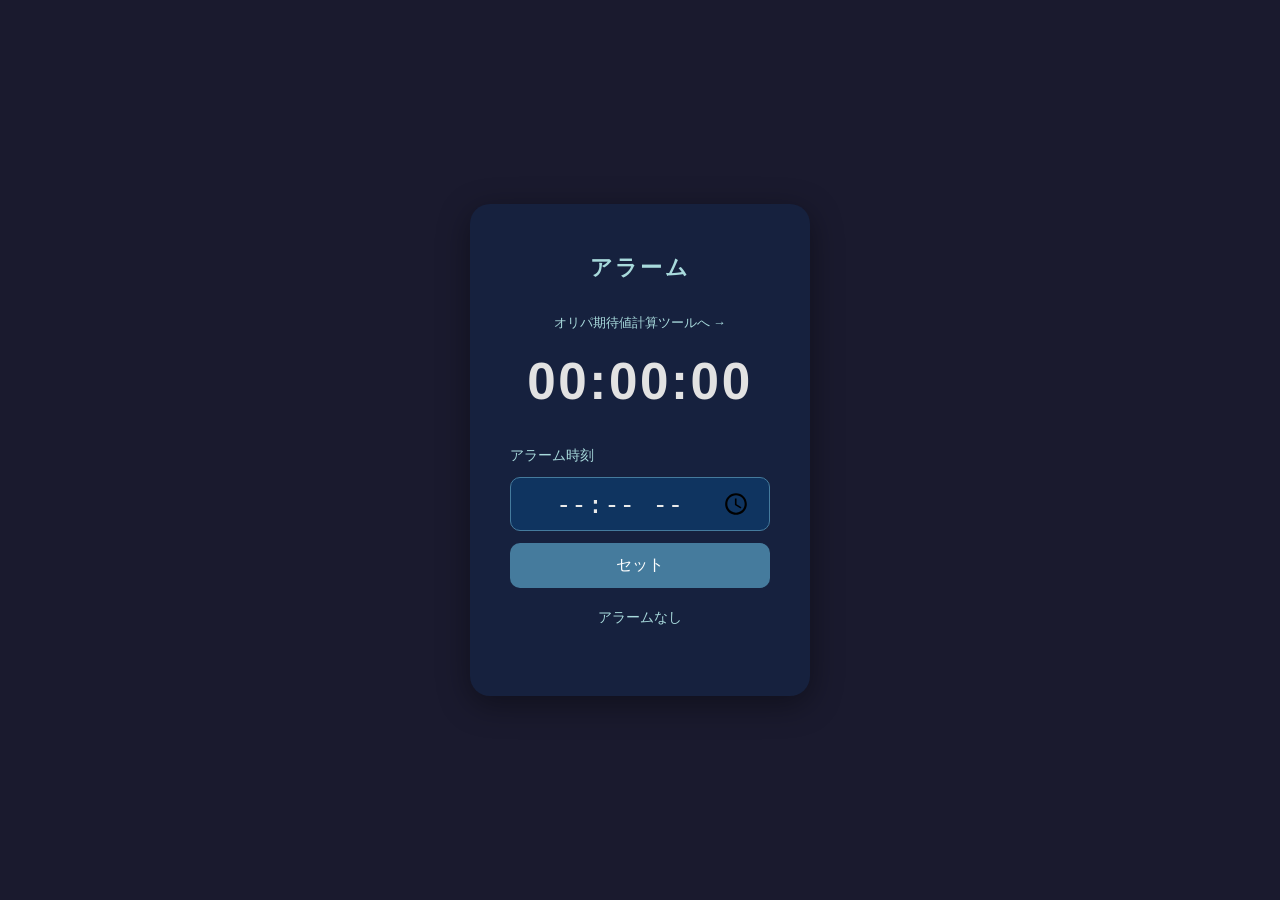
<file: index.html>
<!DOCTYPE html>
<html lang="ja">
<head>
  <meta charset="UTF-8" />
  <meta name="viewport" content="width=device-width, initial-scale=1.0" />
  <title>シンプルアラーム</title>
  <link rel="stylesheet" href="style.css" />
</head>
<body>
  <div class="container">
    <h1>アラーム</h1>
    <p class="site-link"><a href="oripa.html">オリパ期待値計算ツールへ →</a></p>

    <div class="clock" id="clock">00:00:00</div>

    <div class="alarm-set">
      <label for="alarm-time">アラーム時刻</label>
      <input type="time" id="alarm-time" />
      <button id="set-btn">セット</button>
    </div>

    <div class="alarm-status" id="alarm-status">アラームなし</div>

    <button id="cancel-btn" class="cancel-btn hidden">キャンセル</button>
  </div>

  <div class="modal hidden" id="modal">
    <div class="modal-box">
      <p>アラームが鳴っています！</p>
      <button id="stop-btn">止める</button>
    </div>
  </div>

  <audio id="alarm-audio" loop>
    <source src="https://www.soundjay.com/misc/sounds/bell-ringing-05.mp3" type="audio/mpeg" />
  </audio>

  <script src="app.js"></script>
</body>
</html>
</file>
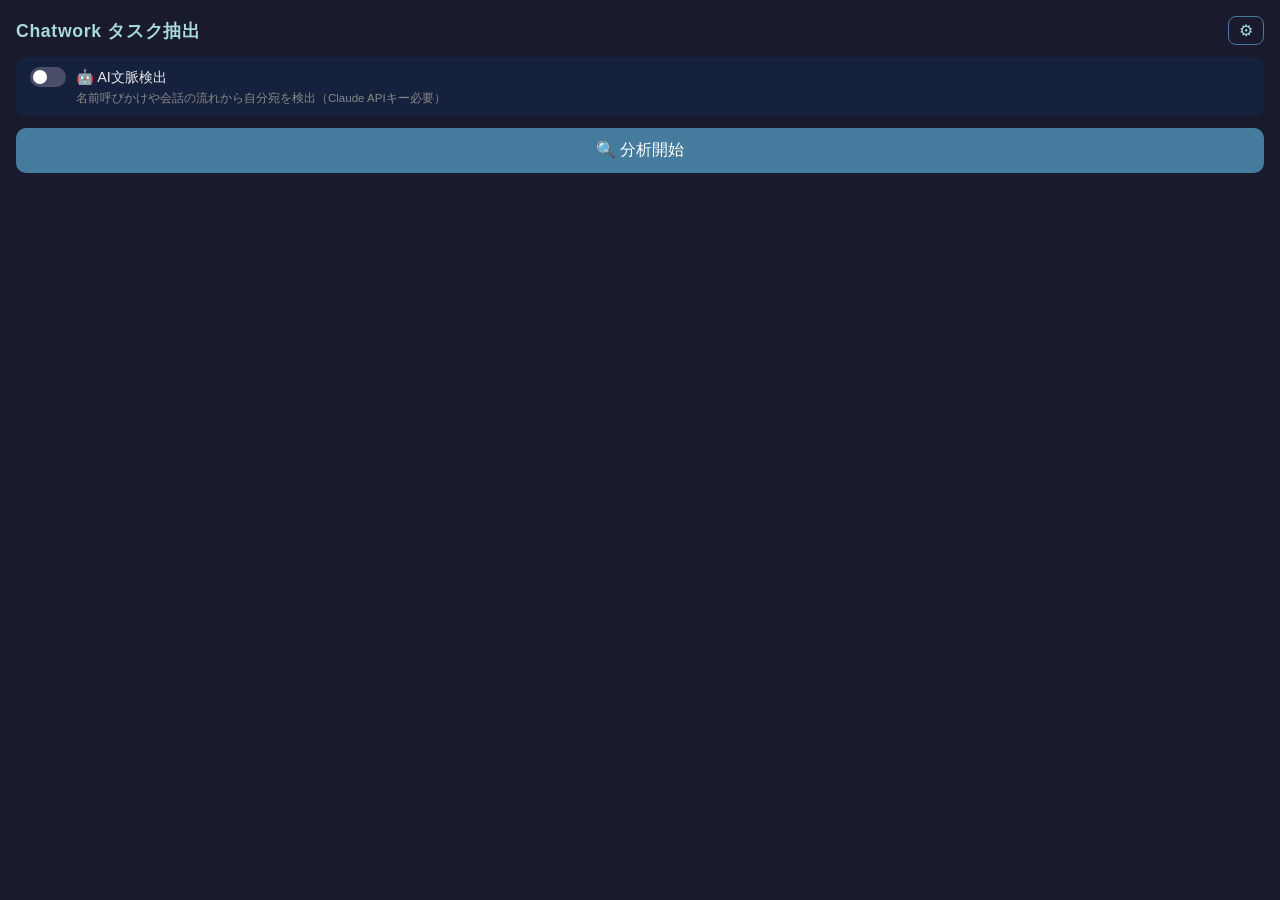
<file: chatwork.html>
<!DOCTYPE html>
<html lang="ja">
<head>
  <meta charset="UTF-8" />
  <title>Chatwork タスク抽出</title>
  <link rel="stylesheet" href="chatwork.css" />
</head>
<body>
  <div class="app">
    <header>
      <h1>Chatwork タスク抽出</h1>
      <button id="settings-toggle" class="icon-btn" title="設定">⚙</button>
    </header>

    <section id="settings" class="hidden">
      <div class="field">
        <label for="cw-token">Chatwork APIトークン <span class="required">*</span></label>
        <div class="input-with-toggle">
          <input type="password" id="cw-token" placeholder="APIトークンを入力" autocomplete="off" />
          <button type="button" class="toggle-visibility" data-target="cw-token" title="表示/非表示">👁</button>
        </div>
        <small>Chatwork設定 → API → APIトークンで確認できます</small>
      </div>
      <div class="field">
        <label for="claude-key">Claude APIキー <span class="optional">(AI判定に使用・任意)</span></label>
        <div class="input-with-toggle">
          <input type="password" id="claude-key" placeholder="sk-ant-..." autocomplete="off" />
          <button type="button" class="toggle-visibility" data-target="claude-key" title="表示/非表示">👁</button>
        </div>
      </div>
      <div class="field">
        <label for="period">チェックする期間</label>
        <select id="period">
          <option value="24">過去24時間</option>
          <option value="48">過去48時間</option>
          <option value="168">過去1週間</option>
        </select>
      </div>
      <div class="settings-actions">
        <button id="save-settings" class="btn-primary">設定を保存</button>
        <button id="clear-settings" class="btn-danger">トークンを削除</button>
      </div>
    </section>

    <div class="mode-toggle">
      <label class="switch-label">
        <input type="checkbox" id="context-detect" />
        <span class="switch-track"><span class="switch-thumb"></span></span>
        <span class="switch-text">🤖 AI文脈検出</span>
      </label>
      <small id="context-note">名前呼びかけや会話の流れから自分宛を検出（Claude APIキー必要）</small>
    </div>

    <div class="controls">
      <button id="analyze-btn" class="btn-analyze">
        <span id="btn-label">🔍 分析開始</span>
      </button>
    </div>

    <div id="status-bar" class="hidden">
      <div class="progress-wrap">
        <div id="progress-bar" class="progress-bar"></div>
      </div>
      <p id="status-text"></p>
    </div>

    <div id="summary" class="hidden">
      <span id="summary-text"></span>
    </div>

    <div id="results"></div>
  </div>

  <script src="chatwork.js"></script>
</body>
</html>
</file>
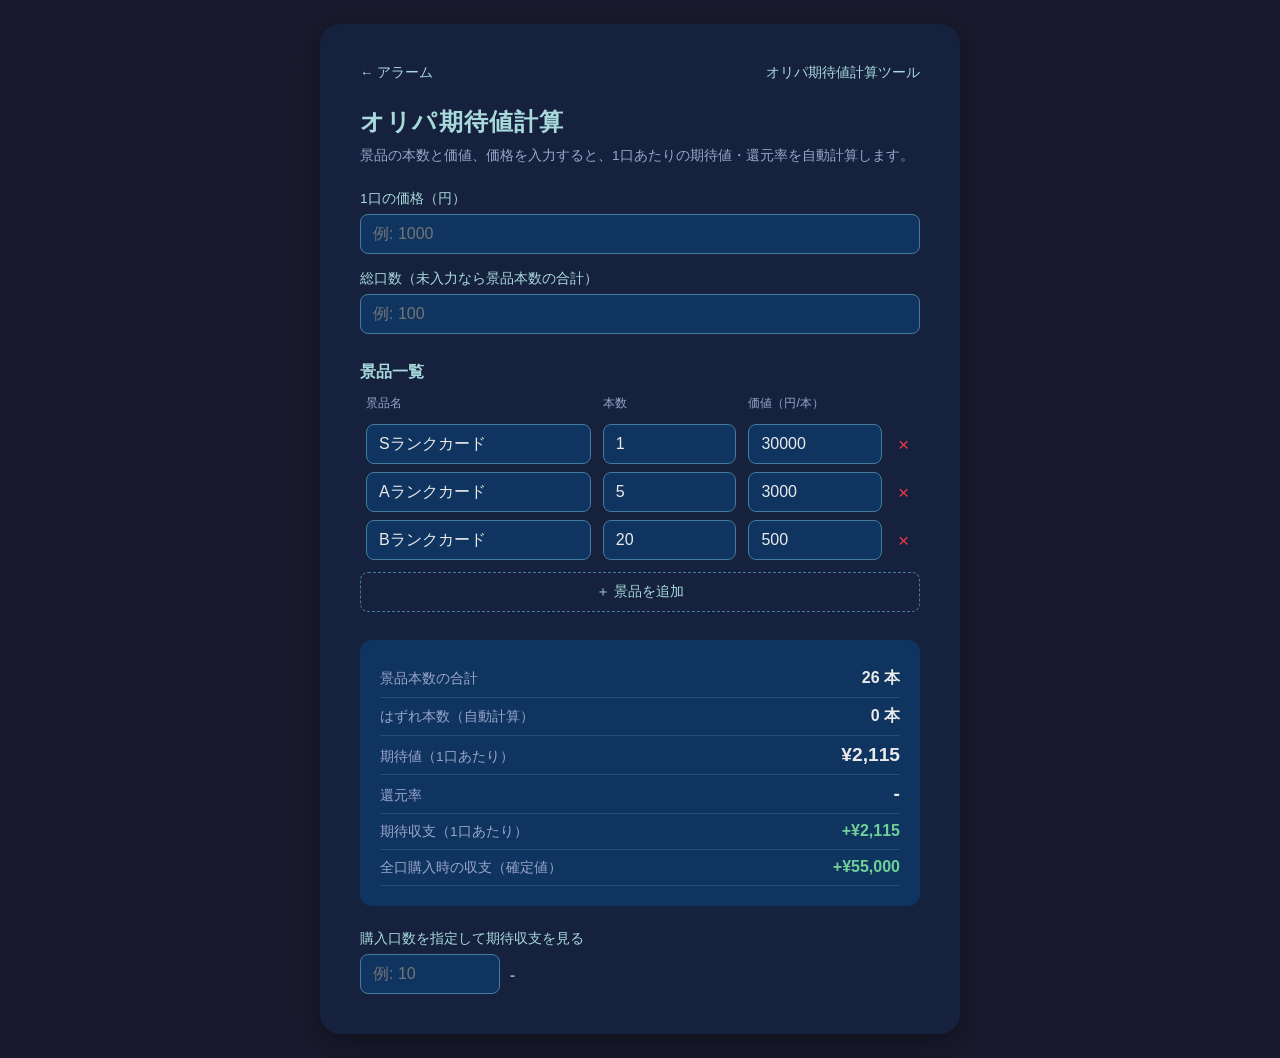
<file: oripa.html>
<!DOCTYPE html>
<html lang="ja">
<head>
  <meta charset="UTF-8" />
  <meta name="viewport" content="width=device-width, initial-scale=1.0" />
  <title>オリパ期待値計算ツール</title>
  <link rel="stylesheet" href="oripa-style.css" />
</head>
<body>
  <div class="container">
    <nav class="site-nav">
      <a href="index.html">← アラーム</a>
      <span>オリパ期待値計算ツール</span>
    </nav>

    <h1>オリパ期待値計算</h1>
    <p class="desc">景品の本数と価値、価格を入力すると、1口あたりの期待値・還元率を自動計算します。</p>

    <div class="field-row">
      <label for="price">1口の価格（円）</label>
      <input type="number" id="price" min="0" inputmode="numeric" placeholder="例: 1000" />
    </div>

    <div class="field-row">
      <label for="total-slots">総口数（未入力なら景品本数の合計）</label>
      <input type="number" id="total-slots" min="0" inputmode="numeric" placeholder="例: 100" />
    </div>

    <h2>景品一覧</h2>
    <div class="table-wrap">
      <table id="prize-table">
        <thead>
          <tr>
            <th class="col-name">景品名</th>
            <th class="col-count">本数</th>
            <th class="col-value">価値（円/本）</th>
            <th class="col-del"></th>
          </tr>
        </thead>
        <tbody id="prize-body"></tbody>
      </table>
    </div>
    <button id="add-row-btn" type="button" class="add-btn">＋ 景品を追加</button>

    <div class="result-box" id="result-box">
      <div class="result-row">
        <span class="result-label">景品本数の合計</span>
        <span class="result-value" id="out-prize-count">-</span>
      </div>
      <div class="result-row">
        <span class="result-label">はずれ本数（自動計算）</span>
        <span class="result-value" id="out-miss-count">-</span>
      </div>
      <div class="result-row highlight">
        <span class="result-label">期待値（1口あたり）</span>
        <span class="result-value" id="out-ev">-</span>
      </div>
      <div class="result-row highlight">
        <span class="result-label">還元率</span>
        <span class="result-value" id="out-rate">-</span>
      </div>
      <div class="result-row">
        <span class="result-label">期待収支（1口あたり）</span>
        <span class="result-value" id="out-profit">-</span>
      </div>
      <div class="result-row">
        <span class="result-label">全口購入時の収支（確定値）</span>
        <span class="result-value" id="out-all-profit">-</span>
      </div>
      <p class="warning hidden" id="warning-msg"></p>
    </div>

    <div class="n-box">
      <label for="n-count">購入口数を指定して期待収支を見る</label>
      <div class="n-row">
        <input type="number" id="n-count" min="0" inputmode="numeric" placeholder="例: 10" />
        <span class="n-result" id="n-result">-</span>
      </div>
    </div>
  </div>

  <script src="oripa.js"></script>
</body>
</html>
</file>
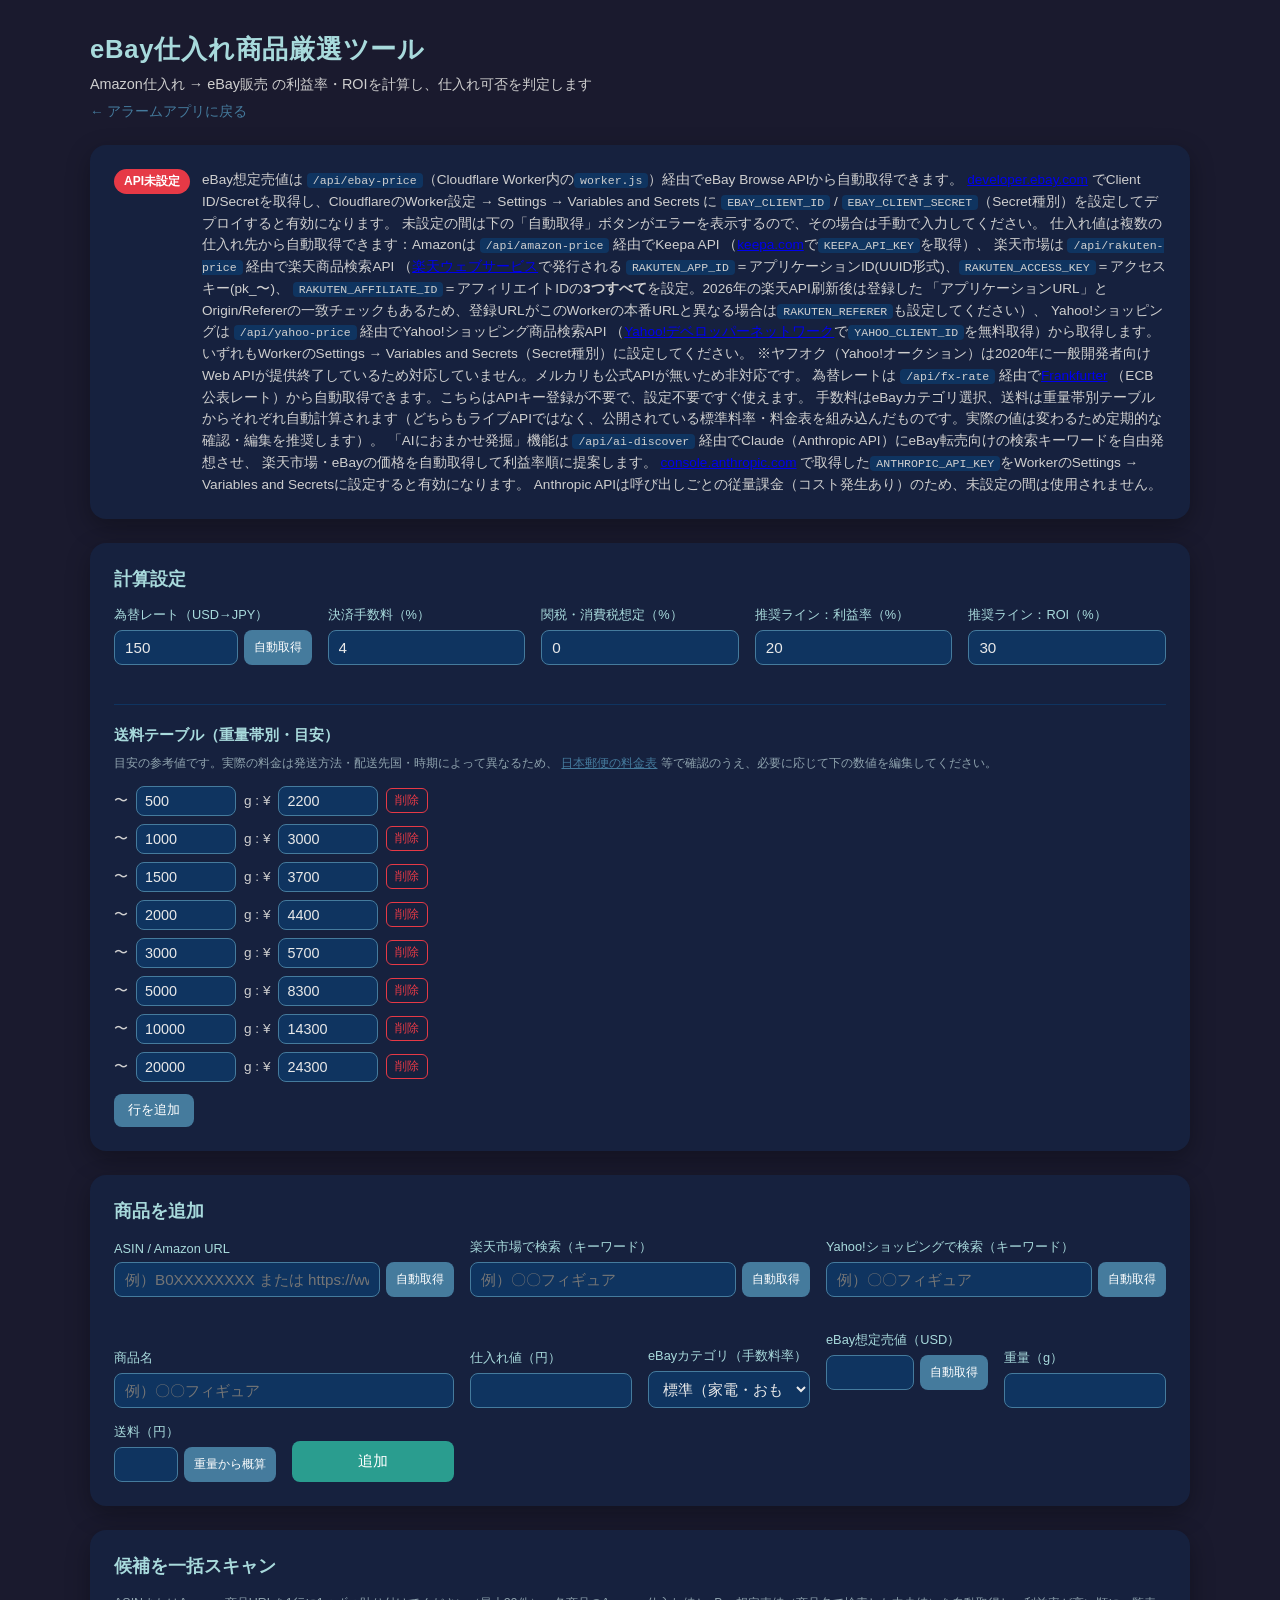
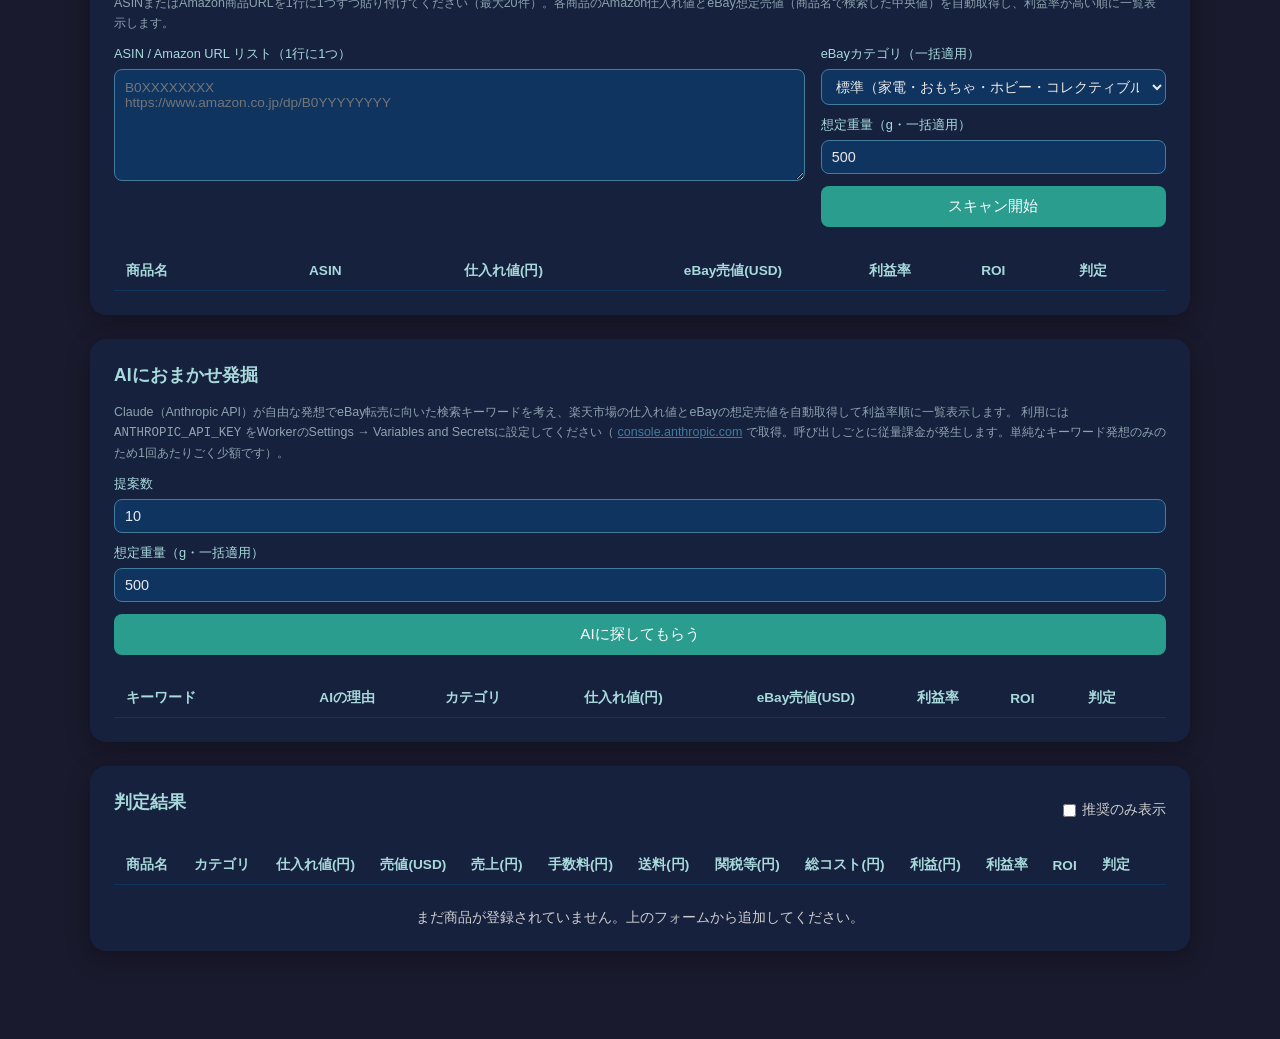
<file: sourcing.html>
<!DOCTYPE html>
<html lang="ja">
<head>
  <meta charset="UTF-8" />
  <meta name="viewport" content="width=device-width, initial-scale=1.0" />
  <title>eBay仕入れ商品厳選ツール</title>
  <link rel="stylesheet" href="sourcing.css" />
</head>
<body>
  <div class="wrap">
    <header>
      <h1>eBay仕入れ商品厳選ツール</h1>
      <p class="sub">Amazon仕入れ → eBay販売 の利益率・ROIを計算し、仕入れ可否を判定します</p>
      <a class="back-link" href="index.html">← アラームアプリに戻る</a>
    </header>

    <section class="api-status">
      <div class="api-status-row">
        <span class="badge badge-off">API未設定</span>
        <p>
          eBay想定売値は <code>/api/ebay-price</code>（Cloudflare Worker内の<code>worker.js</code>）経由でeBay Browse APIから自動取得できます。
          <a href="https://developer.ebay.com/my/keys" target="_blank" rel="noopener">developer.ebay.com</a>
          でClient ID/Secretを取得し、CloudflareのWorker設定 → Settings → Variables and Secrets に
          <code>EBAY_CLIENT_ID</code> / <code>EBAY_CLIENT_SECRET</code>（Secret種別）を設定してデプロイすると有効になります。
          未設定の間は下の「自動取得」ボタンがエラーを表示するので、その場合は手動で入力してください。
          仕入れ値は複数の仕入れ先から自動取得できます：Amazonは <code>/api/amazon-price</code> 経由でKeepa API
          （<a href="https://keepa.com/#!api" target="_blank" rel="noopener">keepa.com</a>で<code>KEEPA_API_KEY</code>を取得）、
          楽天市場は <code>/api/rakuten-price</code> 経由で楽天商品検索API
          （<a href="https://webservice.rakuten.co.jp/" target="_blank" rel="noopener">楽天ウェブサービス</a>で発行される
          <code>RAKUTEN_APP_ID</code>＝アプリケーションID(UUID形式)、<code>RAKUTEN_ACCESS_KEY</code>＝アクセスキー(pk_〜)、
          <code>RAKUTEN_AFFILIATE_ID</code>＝アフィリエイトIDの<strong>3つすべて</strong>を設定。2026年の楽天API刷新後は登録した
          「アプリケーションURL」とOrigin/Refererの一致チェックもあるため、登録URLがこのWorkerの本番URLと異なる場合は<code>RAKUTEN_REFERER</code>も設定してください）、
          Yahoo!ショッピングは <code>/api/yahoo-price</code> 経由でYahoo!ショッピング商品検索API
          （<a href="https://developer.yahoo.co.jp/" target="_blank" rel="noopener">Yahoo!デベロッパーネットワーク</a>で<code>YAHOO_CLIENT_ID</code>を無料取得）から取得します。
          いずれもWorkerのSettings → Variables and Secrets（Secret種別）に設定してください。
          ※ヤフオク（Yahoo!オークション）は2020年に一般開発者向けWeb APIが提供終了しているため対応していません。メルカリも公式APIが無いため非対応です。
          為替レートは <code>/api/fx-rate</code> 経由で<a href="https://frankfurter.dev/" target="_blank" rel="noopener">Frankfurter</a>
          （ECB公表レート）から自動取得できます。こちらはAPIキー登録が不要で、設定不要ですぐ使えます。
          手数料はeBayカテゴリ選択、送料は重量帯別テーブルからそれぞれ自動計算されます（どちらもライブAPIではなく、公開されている標準料率・料金表を組み込んだものです。実際の値は変わるため定期的な確認・編集を推奨します）。
          「AIにおまかせ発掘」機能は <code>/api/ai-discover</code> 経由でClaude（Anthropic API）にeBay転売向けの検索キーワードを自由発想させ、
          楽天市場・eBayの価格を自動取得して利益率順に提案します。
          <a href="https://console.anthropic.com/" target="_blank" rel="noopener">console.anthropic.com</a>
          で取得した<code>ANTHROPIC_API_KEY</code>をWorkerのSettings → Variables and Secretsに設定すると有効になります。
          Anthropic APIは呼び出しごとの従量課金（コスト発生あり）のため、未設定の間は使用されません。
        </p>
      </div>
    </section>

    <section class="settings">
      <h2>計算設定</h2>
      <div class="settings-grid">
        <label>
          為替レート（USD→JPY）
          <span class="inline-input">
            <input type="number" id="set-fx" step="0.01" value="150" />
            <button type="button" id="btn-fetch-fx">自動取得</button>
          </span>
          <span class="fetch-note" id="fetch-note-fx"></span>
        </label>
        <label>
          決済手数料（%）
          <input type="number" id="set-pay-fee" step="0.01" value="4" />
        </label>
        <label>
          関税・消費税想定（%）
          <input type="number" id="set-duty" step="0.1" value="0" />
        </label>
        <label>
          推奨ライン：利益率（%）
          <input type="number" id="set-th-margin" step="0.1" value="20" />
        </label>
        <label>
          推奨ライン：ROI（%）
          <input type="number" id="set-th-roi" step="0.1" value="30" />
        </label>
      </div>

      <div class="ship-tiers">
        <h3>送料テーブル（重量帯別・目安）</h3>
        <p class="note">
          目安の参考値です。実際の料金は発送方法・配送先国・時期によって異なるため、
          <a href="https://www.post.japanpost.jp/int/charge/list/ems_all.html" target="_blank" rel="noopener">日本郵便の料金表</a>
          等で確認のうえ、必要に応じて下の数値を編集してください。
        </p>
        <div id="ship-tiers-list"></div>
        <button type="button" id="btn-add-tier" class="btn-add-tier">行を追加</button>
      </div>
    </section>

    <section class="add-product">
      <h2>商品を追加</h2>
      <form id="product-form" class="product-form">
        <label class="grow">
          ASIN / Amazon URL
          <span class="inline-input">
            <input type="text" id="in-asin" placeholder="例）B0XXXXXXXX または https://www.amazon.co.jp/dp/B0XXXXXXXX" />
            <button type="button" id="btn-fetch-amazon">自動取得</button>
          </span>
          <span class="fetch-note" id="fetch-note-amazon"></span>
        </label>
        <label class="grow">
          楽天市場で検索（キーワード）
          <span class="inline-input">
            <input type="text" id="in-rakuten-kw" placeholder="例）〇〇フィギュア" />
            <button type="button" id="btn-fetch-rakuten">自動取得</button>
          </span>
          <span class="fetch-note" id="fetch-note-rakuten"></span>
          <div class="candidates" id="candidates-rakuten"></div>
        </label>
        <label class="grow">
          Yahoo!ショッピングで検索（キーワード）
          <span class="inline-input">
            <input type="text" id="in-yahoo-kw" placeholder="例）〇〇フィギュア" />
            <button type="button" id="btn-fetch-yahoo">自動取得</button>
          </span>
          <span class="fetch-note" id="fetch-note-yahoo"></span>
          <div class="candidates" id="candidates-yahoo"></div>
        </label>
        <label class="grow">
          商品名
          <input type="text" id="in-name" required placeholder="例）〇〇フィギュア" />
        </label>
        <label>
          仕入れ値（円）
          <input type="number" id="in-cost" step="1" min="0" required />
        </label>
        <label>
          eBayカテゴリ（手数料率）
          <select id="in-category"></select>
        </label>
        <label>
          eBay想定売値（USD）
          <span class="inline-input">
            <input type="number" id="in-price-usd" step="0.01" min="0" required />
            <button type="button" id="btn-fetch-ebay">自動取得</button>
          </span>
          <span class="fetch-note" id="fetch-note"></span>
          <div class="candidates" id="candidates-ebay"></div>
        </label>
        <label>
          重量（g）
          <input type="number" id="in-weight" step="1" min="0" required />
        </label>
        <label>
          送料（円）
          <span class="inline-input">
            <input type="number" id="in-shipping" step="1" min="0" />
            <button type="button" id="btn-estimate-shipping">重量から概算</button>
          </span>
        </label>
        <button type="submit" class="add-btn">追加</button>
      </form>
    </section>

    <section class="batch-scan">
      <h2>候補を一括スキャン</h2>
      <p class="note">
        ASINまたはAmazon商品URLを1行に1つずつ貼り付けてください（最大20件）。各商品のAmazon仕入れ値とeBay想定売値（商品名で検索した中央値）を自動取得し、利益率が高い順に一覧表示します。
      </p>
      <div class="batch-controls">
        <label class="batch-textarea-label">
          ASIN / Amazon URL リスト（1行に1つ）
          <textarea id="batch-input" rows="6" placeholder="B0XXXXXXXX&#10;https://www.amazon.co.jp/dp/B0YYYYYYYY"></textarea>
        </label>
        <div class="batch-side">
          <label>
            eBayカテゴリ（一括適用）
            <select id="batch-category"></select>
          </label>
          <label>
            想定重量（g・一括適用）
            <input type="number" id="batch-weight" step="1" min="0" value="500" />
          </label>
          <button type="button" id="btn-run-scan" class="add-btn">スキャン開始</button>
        </div>
      </div>
      <p class="fetch-note" id="batch-progress"></p>
      <div class="table-scroll">
        <table id="batch-table">
          <thead>
            <tr>
              <th>商品名</th>
              <th>ASIN</th>
              <th>仕入れ値(円)</th>
              <th>eBay売値(USD)</th>
              <th>利益率</th>
              <th>ROI</th>
              <th>判定</th>
              <th></th>
            </tr>
          </thead>
          <tbody id="batch-body"></tbody>
        </table>
      </div>
    </section>

    <section class="ai-discover">
      <h2>AIにおまかせ発掘</h2>
      <p class="note">
        Claude（Anthropic API）が自由な発想でeBay転売に向いた検索キーワードを考え、楽天市場の仕入れ値とeBayの想定売値を自動取得して利益率順に一覧表示します。
        利用には <code>ANTHROPIC_API_KEY</code> をWorkerのSettings → Variables and Secretsに設定してください（
        <a href="https://console.anthropic.com/" target="_blank" rel="noopener">console.anthropic.com</a>
        で取得。呼び出しごとに従量課金が発生します。単純なキーワード発想のみのため1回あたりごく少額です）。
      </p>
      <div class="batch-controls">
        <div class="batch-side">
          <label>
            提案数
            <input type="number" id="ai-count" step="1" min="1" max="20" value="10" />
          </label>
          <label>
            想定重量（g・一括適用）
            <input type="number" id="ai-weight" step="1" min="0" value="500" />
          </label>
          <button type="button" id="btn-run-ai-discover" class="add-btn">AIに探してもらう</button>
        </div>
      </div>
      <p class="fetch-note" id="ai-discover-progress"></p>
      <div class="table-scroll">
        <table id="ai-discover-table">
          <thead>
            <tr>
              <th>キーワード</th>
              <th>AIの理由</th>
              <th>カテゴリ</th>
              <th>仕入れ値(円)</th>
              <th>eBay売値(USD)</th>
              <th>利益率</th>
              <th>ROI</th>
              <th>判定</th>
              <th></th>
            </tr>
          </thead>
          <tbody id="ai-discover-body"></tbody>
        </table>
      </div>
    </section>

    <section class="results">
      <div class="results-header">
        <h2>判定結果</h2>
        <label class="filter">
          <input type="checkbox" id="filter-recommend-only" />
          推奨のみ表示
        </label>
      </div>
      <div class="table-scroll">
        <table id="result-table">
          <thead>
            <tr>
              <th>商品名</th>
              <th>カテゴリ</th>
              <th>仕入れ値(円)</th>
              <th>売値(USD)</th>
              <th>売上(円)</th>
              <th>手数料(円)</th>
              <th>送料(円)</th>
              <th>関税等(円)</th>
              <th>総コスト(円)</th>
              <th>利益(円)</th>
              <th>利益率</th>
              <th>ROI</th>
              <th>判定</th>
              <th></th>
            </tr>
          </thead>
          <tbody id="result-body"></tbody>
        </table>
      </div>
      <p class="empty-msg" id="empty-msg">まだ商品が登録されていません。上のフォームから追加してください。</p>
    </section>
  </div>

  <script src="sourcing.js"></script>
</body>
</html>
</file>
<file: style.css>
*, *::before, *::after {
  box-sizing: border-box;
  margin: 0;
  padding: 0;
}

body {
  font-family: 'Segoe UI', sans-serif;
  background: #1a1a2e;
  color: #eaeaea;
  display: flex;
  align-items: center;
  justify-content: center;
  min-height: 100vh;
}

.container {
  background: #16213e;
  border-radius: 20px;
  padding: 48px 40px;
  text-align: center;
  width: 340px;
  box-shadow: 0 8px 32px rgba(0, 0, 0, 0.4);
}

h1 {
  font-size: 1.4rem;
  letter-spacing: 0.1em;
  margin-bottom: 32px;
  color: #a8dadc;
}

.clock {
  font-size: 3.2rem;
  font-weight: 700;
  letter-spacing: 0.05em;
  color: #e2e2e2;
  margin-bottom: 36px;
  font-variant-numeric: tabular-nums;
}

.alarm-set {
  display: flex;
  flex-direction: column;
  gap: 12px;
  margin-bottom: 20px;
}

.alarm-set label {
  font-size: 0.85rem;
  color: #a8dadc;
  text-align: left;
}

.alarm-set input[type="time"] {
  background: #0f3460;
  border: 1px solid #457b9d;
  border-radius: 10px;
  color: #eaeaea;
  font-size: 1.6rem;
  padding: 10px 16px;
  text-align: center;
  width: 100%;
  outline: none;
  cursor: pointer;
}

.alarm-set input[type="time"]:focus {
  border-color: #a8dadc;
}

#set-btn {
  background: #457b9d;
  border: none;
  border-radius: 10px;
  color: #fff;
  cursor: pointer;
  font-size: 1rem;
  padding: 12px;
  transition: background 0.2s;
}

#set-btn:hover {
  background: #1d6a96;
}

.alarm-status {
  font-size: 0.9rem;
  color: #a8dadc;
  margin-bottom: 16px;
  min-height: 24px;
}

.cancel-btn {
  background: #e63946;
  border: none;
  border-radius: 10px;
  color: #fff;
  cursor: pointer;
  font-size: 0.9rem;
  padding: 10px 24px;
  transition: background 0.2s;
}

.cancel-btn:hover {
  background: #c1121f;
}

.hidden {
  display: none !important;
}

.site-link {
  font-size: 0.8rem;
  margin-bottom: 20px;
}

.site-link a {
  color: #a8dadc;
  text-decoration: none;
}

.site-link a:hover {
  text-decoration: underline;
}

/* Modal */
.modal {
  position: fixed;
  inset: 0;
  background: rgba(0, 0, 0, 0.6);
  display: flex;
  align-items: center;
  justify-content: center;
}

.modal-box {
  background: #16213e;
  border: 2px solid #a8dadc;
  border-radius: 16px;
  padding: 40px;
  text-align: center;
}

.modal-box p {
  font-size: 1.2rem;
  margin-bottom: 24px;
  color: #eaeaea;
}

#stop-btn {
  background: #e63946;
  border: none;
  border-radius: 10px;
  color: #fff;
  cursor: pointer;
  font-size: 1rem;
  padding: 12px 32px;
  transition: background 0.2s;
}

#stop-btn:hover {
  background: #c1121f;
}
</file>
<file: chatwork.css>
*, *::before, *::after {
  box-sizing: border-box;
  margin: 0;
  padding: 0;
}

body {
  font-family: 'Segoe UI', 'Hiragino Sans', sans-serif;
  background: #1a1a2e;
  color: #eaeaea;
  width: 100%;
  min-width: 320px;
  height: 100vh;
  overflow-y: auto;
}

.app {
  padding: 16px;
  display: flex;
  flex-direction: column;
  gap: 12px;
}

/* Header */
header {
  display: flex;
  justify-content: space-between;
  align-items: center;
}

h1 {
  font-size: 1.1rem;
  color: #a8dadc;
  letter-spacing: 0.04em;
}

.icon-btn {
  background: none;
  border: 1px solid #457b9d;
  border-radius: 8px;
  color: #a8dadc;
  cursor: pointer;
  font-size: 1rem;
  padding: 4px 10px;
  transition: background 0.2s;
}

.icon-btn:hover {
  background: #0f3460;
}

/* Settings */
#settings {
  background: #16213e;
  border-radius: 12px;
  padding: 16px;
  display: flex;
  flex-direction: column;
  gap: 12px;
}

.field {
  display: flex;
  flex-direction: column;
  gap: 4px;
}

label {
  font-size: 0.8rem;
  color: #a8dadc;
}

.required {
  color: #e63946;
}

.optional {
  color: #888;
  font-weight: normal;
}

input[type="password"],
input[type="text"],
select {
  background: #0f3460;
  border: 1px solid #457b9d;
  border-radius: 8px;
  color: #eaeaea;
  font-size: 0.9rem;
  padding: 8px 10px;
  outline: none;
  width: 100%;
  transition: border-color 0.2s;
}

input:focus,
select:focus {
  border-color: #a8dadc;
}

small {
  font-size: 0.72rem;
  color: #888;
}

.input-with-toggle {
  display: flex;
  gap: 6px;
  align-items: center;
}

.input-with-toggle input {
  flex: 1;
}

.toggle-visibility {
  background: none;
  border: 1px solid #457b9d;
  border-radius: 6px;
  color: #a8dadc;
  cursor: pointer;
  font-size: 0.9rem;
  padding: 6px 8px;
  flex-shrink: 0;
  transition: background 0.2s;
}

.toggle-visibility:hover {
  background: #0f3460;
}

.settings-actions {
  display: flex;
  gap: 8px;
}

.btn-danger {
  background: rgba(230, 57, 70, 0.15);
  border: 1px solid #e63946;
  border-radius: 8px;
  color: #e63946;
  cursor: pointer;
  font-size: 0.85rem;
  padding: 8px 14px;
  transition: background 0.2s;
}

.btn-danger:hover {
  background: rgba(230, 57, 70, 0.3);
}

/* Buttons */
.btn-primary {
  background: #457b9d;
  border: none;
  border-radius: 8px;
  color: #fff;
  cursor: pointer;
  font-size: 0.85rem;
  padding: 8px 18px;
  align-self: flex-start;
  transition: background 0.2s;
}

.btn-primary:hover {
  background: #1d6a96;
}

/* Mode toggle */
.mode-toggle {
  background: #16213e;
  border-radius: 10px;
  padding: 10px 14px;
  display: flex;
  flex-direction: column;
  gap: 4px;
}

.switch-label {
  display: flex;
  align-items: center;
  gap: 10px;
  cursor: pointer;
  user-select: none;
}

.switch-track {
  position: relative;
  width: 36px;
  height: 20px;
  background: #4a4e69;
  border-radius: 10px;
  transition: background 0.2s;
  flex-shrink: 0;
}

.switch-thumb {
  position: absolute;
  top: 3px;
  left: 3px;
  width: 14px;
  height: 14px;
  background: #fff;
  border-radius: 50%;
  transition: transform 0.2s;
}

#context-detect {
  display: none;
}

#context-detect:checked + .switch-track {
  background: #457b9d;
}

#context-detect:checked + .switch-track .switch-thumb {
  transform: translateX(16px);
}

.switch-text {
  font-size: 0.9rem;
  color: #eaeaea;
}

#context-note {
  font-size: 0.72rem;
  color: #888;
  padding-left: 46px;
}

.controls {
  display: flex;
  justify-content: center;
}

.btn-analyze {
  background: #457b9d;
  border: none;
  border-radius: 10px;
  color: #fff;
  cursor: pointer;
  font-size: 1rem;
  padding: 12px 36px;
  transition: background 0.2s, transform 0.1s;
  width: 100%;
}

.btn-analyze:hover:not(:disabled) {
  background: #1d6a96;
}

.btn-analyze:active:not(:disabled) {
  transform: scale(0.98);
}

.btn-analyze:disabled {
  background: #4a4e69;
  cursor: not-allowed;
  opacity: 0.7;
}

/* Progress */
#status-bar {
  display: flex;
  flex-direction: column;
  gap: 6px;
}

.progress-wrap {
  background: #0f3460;
  border-radius: 4px;
  height: 4px;
  overflow: hidden;
}

.progress-bar {
  background: #a8dadc;
  height: 100%;
  width: 0%;
  transition: width 0.3s ease;
}

#status-text {
  font-size: 0.8rem;
  color: #a8dadc;
  text-align: center;
}

/* Summary */
#summary {
  background: #16213e;
  border-radius: 8px;
  padding: 8px 14px;
  font-size: 0.85rem;
  color: #a8dadc;
  text-align: center;
}

/* Results */
#results {
  display: flex;
  flex-direction: column;
  gap: 10px;
}

.message-card {
  background: #16213e;
  border: 1px solid #2a3f6f;
  border-radius: 12px;
  padding: 14px;
  display: flex;
  flex-direction: column;
  gap: 8px;
  transition: border-color 0.2s;
}

.message-card:hover {
  border-color: #457b9d;
}

.card-header {
  display: flex;
  justify-content: space-between;
  align-items: flex-start;
  gap: 8px;
}

.room-name {
  font-size: 0.75rem;
  color: #a8dadc;
  background: #0f3460;
  border-radius: 6px;
  padding: 2px 8px;
  white-space: nowrap;
  overflow: hidden;
  text-overflow: ellipsis;
  max-width: 60%;
}

.mention-badge {
  font-size: 0.7rem;
  color: #1a1a2e;
  border-radius: 6px;
  padding: 2px 8px;
  white-space: nowrap;
  font-weight: 600;
}

.badge-to {
  background: #a8dadc;
}

.badge-all {
  background: #e9c46a;
}

.badge-reply {
  background: #f4a261;
}

.badge-ai {
  background: #9b5de5;
  color: #fff;
}

.message-meta {
  display: flex;
  justify-content: space-between;
  align-items: center;
}

.sender {
  font-size: 0.85rem;
  font-weight: 600;
  color: #e2e2e2;
}

.time {
  font-size: 0.75rem;
  color: #888;
}

.message-body {
  font-size: 0.85rem;
  color: #ccc;
  line-height: 1.5;
  white-space: pre-wrap;
  word-break: break-word;
}

.ai-reason {
  font-size: 0.75rem;
  color: #e9c46a;
  background: rgba(233, 196, 106, 0.1);
  border-left: 2px solid #e9c46a;
  padding: 4px 8px;
  border-radius: 0 4px 4px 0;
}

.open-link {
  font-size: 0.8rem;
  color: #457b9d;
  text-decoration: none;
  align-self: flex-end;
  transition: color 0.2s;
}

.open-link:hover {
  color: #a8dadc;
  text-decoration: underline;
}

/* Empty / Error states */
.empty {
  text-align: center;
  color: #888;
  font-size: 0.9rem;
  padding: 24px;
}

.error-msg {
  background: rgba(230, 57, 70, 0.1);
  border: 1px solid #e63946;
  border-radius: 8px;
  color: #e63946;
  font-size: 0.85rem;
  padding: 10px 14px;
}

.hidden {
  display: none !important;
}
</file>
<file: oripa-style.css>
*, *::before, *::after {
  box-sizing: border-box;
  margin: 0;
  padding: 0;
}

body {
  font-family: 'Segoe UI', sans-serif;
  background: #1a1a2e;
  color: #eaeaea;
  display: flex;
  justify-content: center;
  min-height: 100vh;
  padding: 24px 16px;
}

.container {
  background: #16213e;
  border-radius: 20px;
  padding: 40px;
  width: 100%;
  max-width: 640px;
  box-shadow: 0 8px 32px rgba(0, 0, 0, 0.4);
}

.site-nav {
  display: flex;
  justify-content: space-between;
  align-items: center;
  font-size: 0.85rem;
  color: #a8dadc;
  margin-bottom: 24px;
}

.site-nav a {
  color: #a8dadc;
  text-decoration: none;
}

.site-nav a:hover {
  text-decoration: underline;
}

h1 {
  font-size: 1.5rem;
  letter-spacing: 0.05em;
  margin-bottom: 8px;
  color: #a8dadc;
}

h2 {
  font-size: 1rem;
  color: #a8dadc;
  margin: 28px 0 12px;
}

.desc {
  font-size: 0.85rem;
  color: #9aa5c9;
  margin-bottom: 24px;
  line-height: 1.5;
}

.field-row {
  display: flex;
  flex-direction: column;
  gap: 6px;
  margin-bottom: 16px;
}

.field-row label {
  font-size: 0.85rem;
  color: #a8dadc;
}

input[type="number"],
input[type="text"] {
  background: #0f3460;
  border: 1px solid #457b9d;
  border-radius: 8px;
  color: #eaeaea;
  font-size: 1rem;
  padding: 10px 12px;
  width: 100%;
  outline: none;
}

input[type="number"]:focus,
input[type="text"]:focus {
  border-color: #a8dadc;
}

.table-wrap {
  overflow-x: auto;
}

table {
  width: 100%;
  border-collapse: collapse;
}

thead th {
  font-size: 0.78rem;
  color: #9aa5c9;
  text-align: left;
  font-weight: 400;
  padding: 0 6px 8px;
}

.col-count, .col-value {
  width: 26%;
}

.col-del {
  width: 32px;
}

tbody td {
  padding: 4px 6px;
}

tbody input {
  padding: 8px 10px;
  font-size: 0.9rem;
}

.remove-btn {
  background: none;
  border: none;
  color: #e63946;
  font-size: 1.2rem;
  cursor: pointer;
  line-height: 1;
  padding: 4px;
}

.remove-btn:hover {
  color: #ff5a67;
}

.add-btn {
  background: none;
  border: 1px dashed #457b9d;
  border-radius: 8px;
  color: #a8dadc;
  cursor: pointer;
  font-size: 0.85rem;
  padding: 10px;
  width: 100%;
  margin-top: 8px;
  transition: background 0.2s;
}

.add-btn:hover {
  background: rgba(69, 123, 157, 0.2);
}

.result-box {
  background: #0f3460;
  border-radius: 12px;
  padding: 20px;
  margin-top: 28px;
}

.result-row {
  display: flex;
  justify-content: space-between;
  align-items: baseline;
  padding: 8px 0;
  border-bottom: 1px solid rgba(168, 218, 220, 0.15);
}

.result-row:last-child {
  border-bottom: none;
}

.result-row.highlight .result-value {
  font-size: 1.2rem;
  font-weight: 700;
}

.result-label {
  font-size: 0.85rem;
  color: #9aa5c9;
}

.result-value {
  font-size: 1rem;
  font-weight: 600;
  color: #eaeaea;
  font-variant-numeric: tabular-nums;
}

.result-value.positive {
  color: #6fcf97;
}

.result-value.negative {
  color: #e63946;
}

.warning {
  color: #ffb347;
  font-size: 0.8rem;
  margin-top: 12px;
  line-height: 1.5;
}

.hidden {
  display: none !important;
}

.n-box {
  margin-top: 24px;
}

.n-box label {
  font-size: 0.85rem;
  color: #a8dadc;
  display: block;
  margin-bottom: 6px;
}

.n-row {
  display: flex;
  flex-direction: column;
  gap: 10px;
}

.n-row input {
  width: 100%;
}

.n-result {
  font-size: 0.95rem;
  font-weight: 600;
  color: #9aa5c9;
  font-variant-numeric: tabular-nums;
}

.n-result.positive {
  color: #6fcf97;
}

.n-result.negative {
  color: #e63946;
}

@media (min-width: 480px) {
  .n-row {
    flex-direction: row;
    align-items: center;
  }

  .n-row input {
    width: 140px;
  }
}
</file>
<file: sourcing.css>
*, *::before, *::after {
  box-sizing: border-box;
  margin: 0;
  padding: 0;
}

body {
  font-family: 'Segoe UI', sans-serif;
  background: #1a1a2e;
  color: #eaeaea;
  min-height: 100vh;
  padding: 32px 16px 64px;
}

.wrap {
  max-width: 1100px;
  margin: 0 auto;
}

header {
  margin-bottom: 24px;
}

h1 {
  font-size: 1.6rem;
  color: #a8dadc;
  letter-spacing: 0.03em;
  margin-bottom: 8px;
}

.sub {
  color: #cfcfcf;
  font-size: 0.9rem;
  margin-bottom: 8px;
}

.back-link {
  color: #457b9d;
  font-size: 0.85rem;
  text-decoration: none;
}

.back-link:hover {
  text-decoration: underline;
}

section {
  background: #16213e;
  border-radius: 16px;
  padding: 24px;
  margin-bottom: 24px;
  box-shadow: 0 8px 24px rgba(0, 0, 0, 0.3);
}

h2 {
  font-size: 1.1rem;
  color: #a8dadc;
  margin-bottom: 16px;
}

.api-status-row {
  display: flex;
  align-items: flex-start;
  gap: 12px;
}

.api-status-row p {
  font-size: 0.85rem;
  color: #cfcfcf;
  line-height: 1.6;
}

.api-status-row code {
  background: #0f3460;
  padding: 1px 6px;
  border-radius: 4px;
  font-size: 0.85em;
}

.badge {
  display: inline-block;
  padding: 4px 10px;
  border-radius: 999px;
  font-size: 0.75rem;
  font-weight: 600;
  white-space: nowrap;
}

.badge-off {
  background: #e63946;
  color: #fff;
}

.settings-grid {
  display: grid;
  grid-template-columns: repeat(auto-fit, minmax(180px, 1fr));
  gap: 16px;
}

.ship-tiers {
  margin-top: 20px;
  padding-top: 20px;
  border-top: 1px solid #0f3460;
}

.ship-tiers h3 {
  font-size: 0.95rem;
  color: #a8dadc;
  margin-bottom: 8px;
}

.note {
  font-size: 0.78rem;
  color: #8fa3ae;
  line-height: 1.6;
  margin-bottom: 12px;
}

.note a {
  color: #457b9d;
}

#ship-tiers-list {
  display: flex;
  flex-direction: column;
  gap: 8px;
  margin-bottom: 12px;
}

.tier-row {
  display: flex;
  align-items: center;
  gap: 8px;
  font-size: 0.85rem;
  color: #cfcfcf;
}

.tier-row input {
  background: #0f3460;
  border: 1px solid #457b9d;
  border-radius: 8px;
  color: #eaeaea;
  font-size: 0.9rem;
  padding: 6px 8px;
  width: 100px;
  outline: none;
}

.tier-row input:focus {
  border-color: #a8dadc;
}

.tier-del {
  background: transparent;
  border: 1px solid #e63946;
  color: #e63946;
  border-radius: 6px;
  font-size: 0.72rem;
  padding: 4px 8px;
  cursor: pointer;
}

.tier-del:hover {
  background: #e63946;
  color: #fff;
}

.btn-add-tier {
  background: #457b9d;
  border: none;
  border-radius: 8px;
  color: #fff;
  font-size: 0.8rem;
  padding: 8px 14px;
  cursor: pointer;
}

.btn-add-tier:hover {
  background: #1d6a96;
}

.candidates {
  max-height: 220px;
  overflow-y: auto;
  border: 1px solid #0f3460;
  border-radius: 8px;
  margin-top: 4px;
}

.candidates:empty {
  display: none;
  border: none;
}

.candidate-row {
  display: flex;
  align-items: center;
  justify-content: space-between;
  gap: 12px;
  width: 100%;
  background: #0f3460;
  border: none;
  border-bottom: 1px solid #1a1a2e;
  color: #eaeaea;
  font-size: 0.78rem;
  text-align: left;
  padding: 6px 10px;
  cursor: pointer;
}

.candidate-row:last-child {
  border-bottom: none;
}

.candidate-row:hover {
  background: #1d3a63;
}

.candidate-title {
  flex: 1;
  min-width: 0;
  overflow: hidden;
  text-overflow: ellipsis;
  white-space: nowrap;
}

.candidate-price {
  flex-shrink: 0;
  font-variant-numeric: tabular-nums;
  color: #a8dadc;
}

.batch-controls {
  display: flex;
  gap: 16px;
  flex-wrap: wrap;
  margin-bottom: 12px;
}

.batch-textarea-label {
  flex: 2;
  min-width: 260px;
}

.batch-controls label {
  display: flex;
  flex-direction: column;
  gap: 6px;
  font-size: 0.8rem;
  color: #a8dadc;
}

.batch-controls textarea {
  background: #0f3460;
  border: 1px solid #457b9d;
  border-radius: 8px;
  color: #eaeaea;
  font-size: 0.85rem;
  padding: 10px;
  font-family: inherit;
  resize: vertical;
  outline: none;
}

.batch-controls textarea:focus {
  border-color: #a8dadc;
}

.batch-controls select,
.batch-controls input {
  background: #0f3460;
  border: 1px solid #457b9d;
  border-radius: 8px;
  color: #eaeaea;
  font-size: 0.9rem;
  padding: 8px 10px;
  outline: none;
}

.batch-side {
  flex: 1;
  min-width: 200px;
  display: flex;
  flex-direction: column;
  gap: 12px;
}

.small-btn {
  padding: 4px 10px !important;
  font-size: 0.75rem !important;
  width: auto;
}

td.error {
  text-align: left;
  color: #e63946;
}

.settings-grid label,
.product-form label {
  display: flex;
  flex-direction: column;
  gap: 6px;
  font-size: 0.8rem;
  color: #a8dadc;
}

.settings-grid input,
.product-form input,
.product-form select {
  background: #0f3460;
  border: 1px solid #457b9d;
  border-radius: 8px;
  color: #eaeaea;
  font-size: 0.95rem;
  padding: 8px 10px;
  outline: none;
}

.settings-grid input:focus,
.product-form input:focus,
.product-form select:focus {
  border-color: #a8dadc;
}

.product-form {
  display: grid;
  grid-template-columns: repeat(auto-fit, minmax(160px, 1fr));
  gap: 16px;
  align-items: end;
}

.product-form label {
  min-width: 0;
}

.product-form label.grow {
  grid-column: span 2;
}

.inline-input {
  display: flex;
  gap: 6px;
  min-width: 0;
}

.inline-input input {
  flex: 1;
  min-width: 0;
}

.inline-input button {
  background: #457b9d;
  border: none;
  border-radius: 8px;
  color: #fff;
  font-size: 0.75rem;
  padding: 0 10px;
  cursor: pointer;
  white-space: nowrap;
}

.inline-input button:hover {
  background: #1d6a96;
}

.inline-input button:disabled {
  background: #2c3e57;
  cursor: wait;
}

.fetch-note {
  font-size: 0.72rem;
  color: #a8dadc;
  min-height: 1.1em;
}

.fetch-note.error {
  color: #e63946;
}

.add-btn {
  background: #2a9d8f;
  border: none;
  border-radius: 8px;
  color: #fff;
  font-size: 0.95rem;
  padding: 10px;
  cursor: pointer;
  height: fit-content;
}

.add-btn:hover {
  background: #21867a;
}

.results-header {
  display: flex;
  align-items: center;
  justify-content: space-between;
  margin-bottom: 16px;
}

.filter {
  display: flex;
  align-items: center;
  gap: 6px;
  font-size: 0.85rem;
  color: #cfcfcf;
  cursor: pointer;
}

.table-scroll {
  overflow-x: auto;
}

table {
  width: 100%;
  border-collapse: collapse;
  font-size: 0.85rem;
}

th, td {
  padding: 10px 12px;
  text-align: right;
  white-space: nowrap;
  border-bottom: 1px solid #0f3460;
}

th:first-child, td:first-child {
  text-align: left;
}

th {
  color: #a8dadc;
  font-weight: 600;
}

.verdict {
  padding: 3px 10px;
  border-radius: 999px;
  font-size: 0.78rem;
  font-weight: 600;
}

.verdict-good {
  background: #2a9d8f;
  color: #fff;
}

.verdict-mid {
  background: #e9c46a;
  color: #1a1a2e;
}

.verdict-bad {
  background: #e63946;
  color: #fff;
}

.del-btn {
  background: transparent;
  border: 1px solid #e63946;
  color: #e63946;
  border-radius: 6px;
  font-size: 0.75rem;
  padding: 4px 8px;
  cursor: pointer;
}

.del-btn:hover {
  background: #e63946;
  color: #fff;
}

.empty-msg {
  text-align: center;
  color: #cfcfcf;
  font-size: 0.85rem;
  padding: 24px 0 0;
}

.hidden {
  display: none;
}
</file>
